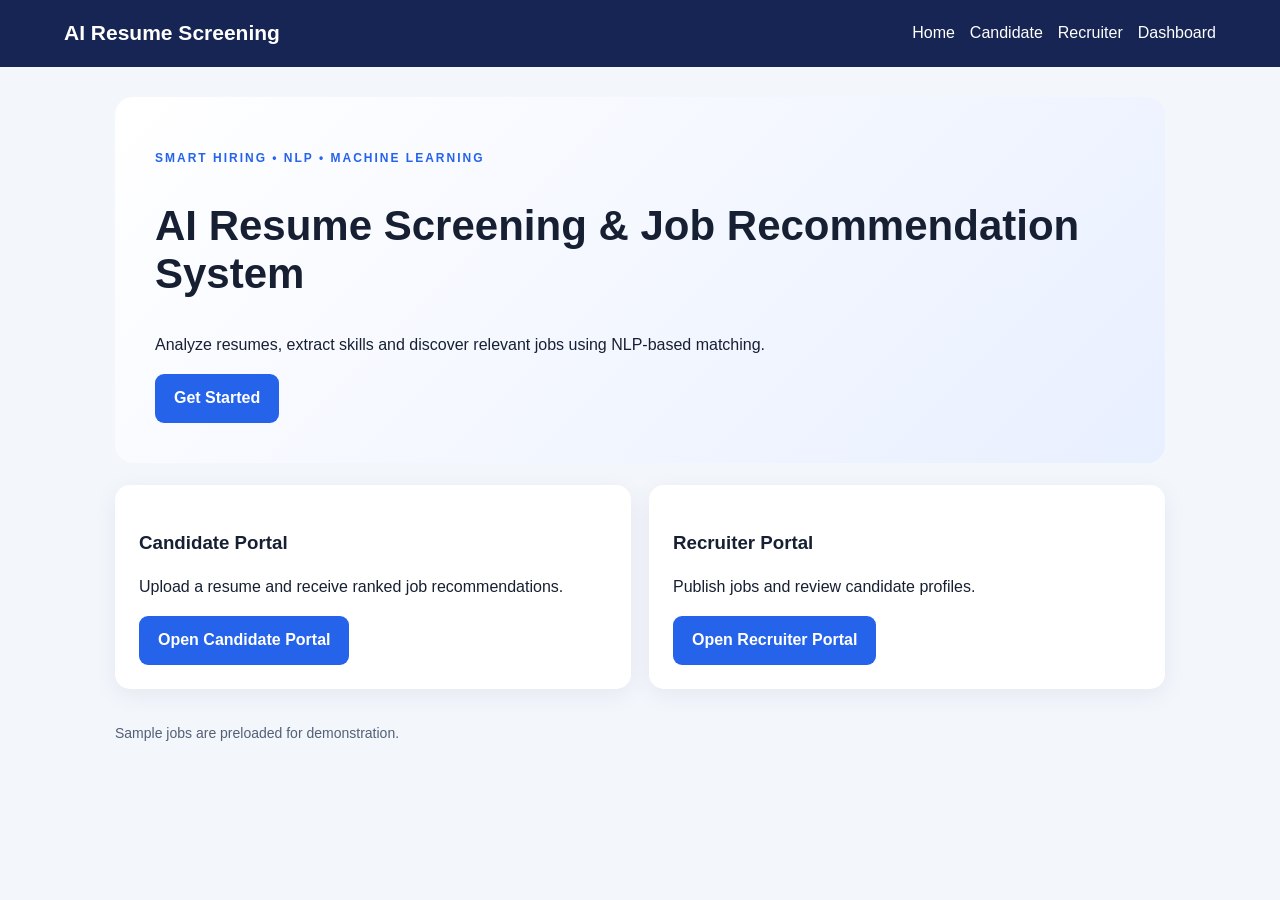
<file: frontend/index.html>
<!doctype html><html lang="en"><head><meta charset="utf-8"><meta name="viewport" content="width=device-width,initial-scale=1"><title>AI Resume Screening</title><link rel="stylesheet" href="css/style.css"></head><body><header class="navbar"><h1>AI Resume Screening</h1><nav><a href="/">Home</a><a href="candidate.html">Candidate</a><a href="recruiter.html">Recruiter</a><a href="dashboard.html">Dashboard</a></nav></header><main class="container"><section class="hero"><p class="eyebrow">SMART HIRING • NLP • MACHINE LEARNING</p><h2>AI Resume Screening &amp; Job Recommendation System</h2><p>Analyze resumes, extract skills and discover relevant jobs using NLP-based matching.</p><a class="btn" href="candidate.html">Get Started</a></section><section class="cards"><article class="card"><h3>Candidate Portal</h3><p>Upload a resume and receive ranked job recommendations.</p><a class="btn" href="candidate.html">Open Candidate Portal</a></article><article class="card"><h3>Recruiter Portal</h3><p>Publish jobs and review candidate profiles.</p><a class="btn" href="recruiter.html">Open Recruiter Portal</a></article></section><p class="note">Sample jobs are preloaded for demonstration.</p></main><script src="js/app.js"></script></body></html>
</file>
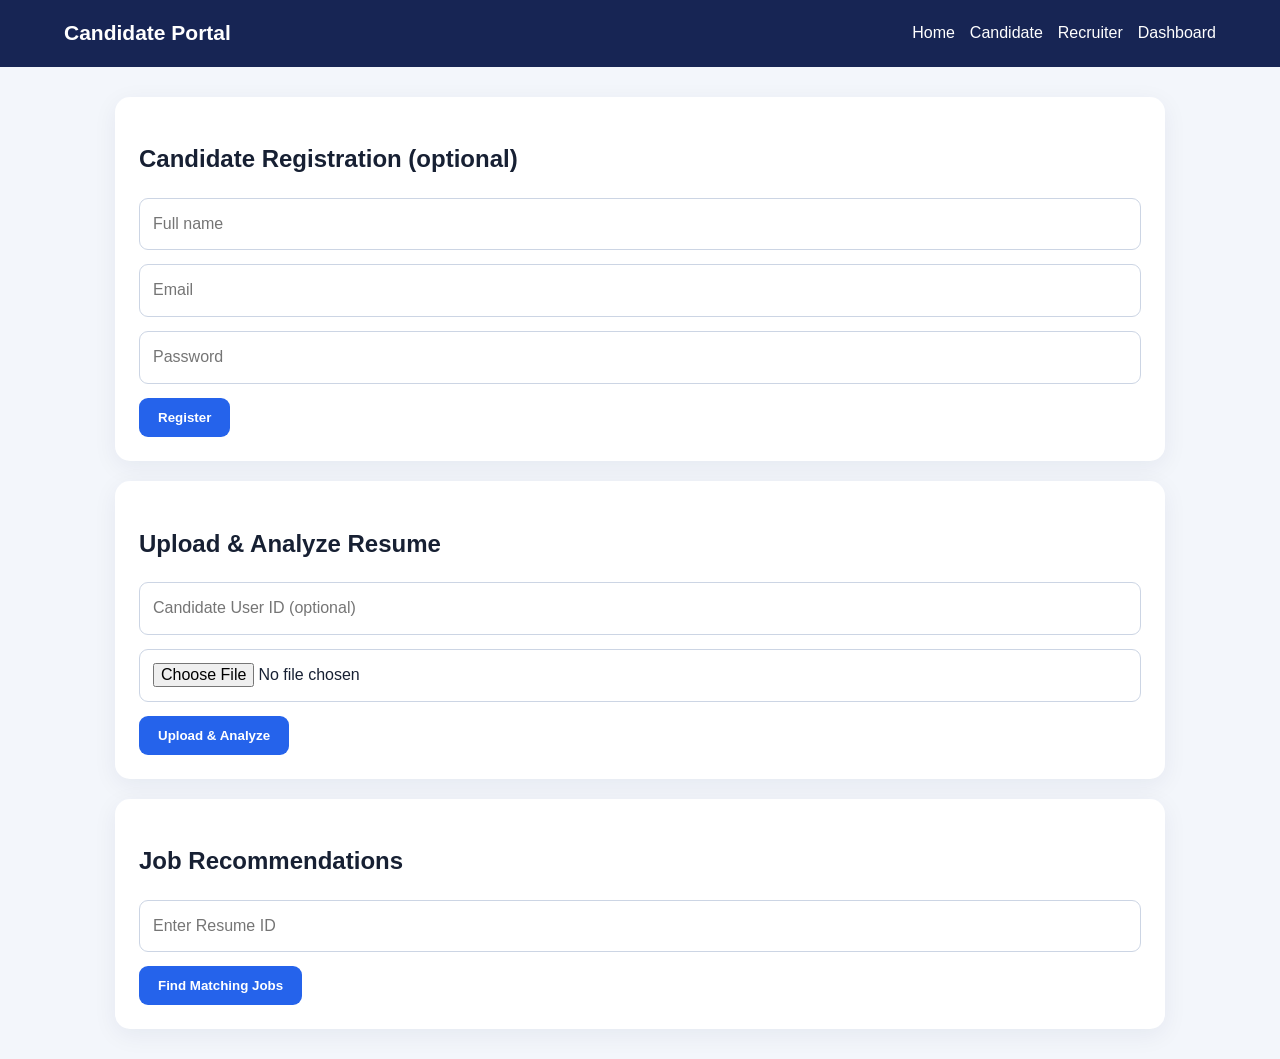
<file: frontend/candidate.html>
<!doctype html><html><head><meta charset="utf-8"><meta name="viewport" content="width=device-width,initial-scale=1"><title>Candidate Portal</title><link rel="stylesheet" href="css/style.css"></head><body><header class="navbar"><h1>Candidate Portal</h1><nav><a href="/">Home</a><a href="candidate.html">Candidate</a><a href="recruiter.html">Recruiter</a><a href="dashboard.html">Dashboard</a></nav></header><main class="container"><section class="card"><h2>Candidate Registration (optional)</h2><form id="registerCandidate"><input name="name" placeholder="Full name" required><input name="email" type="email" placeholder="Email" required><input name="password" type="password" placeholder="Password" required><button class="btn">Register</button></form><div id="registerResult"></div></section><section class="card"><h2>Upload &amp; Analyze Resume</h2><form id="resumeForm"><input id="userId" type="number" placeholder="Candidate User ID (optional)"><input id="resumeFile" type="file" accept=".pdf,.docx" required><button class="btn">Upload &amp; Analyze</button></form><div id="resumeResult"></div></section><section class="card"><h2>Job Recommendations</h2><input id="resumeId" type="number" placeholder="Enter Resume ID"><button class="btn" onclick="getRecommendations()">Find Matching Jobs</button><div id="recommendations"></div></section></main><script src="js/app.js"></script></body></html>
</file>
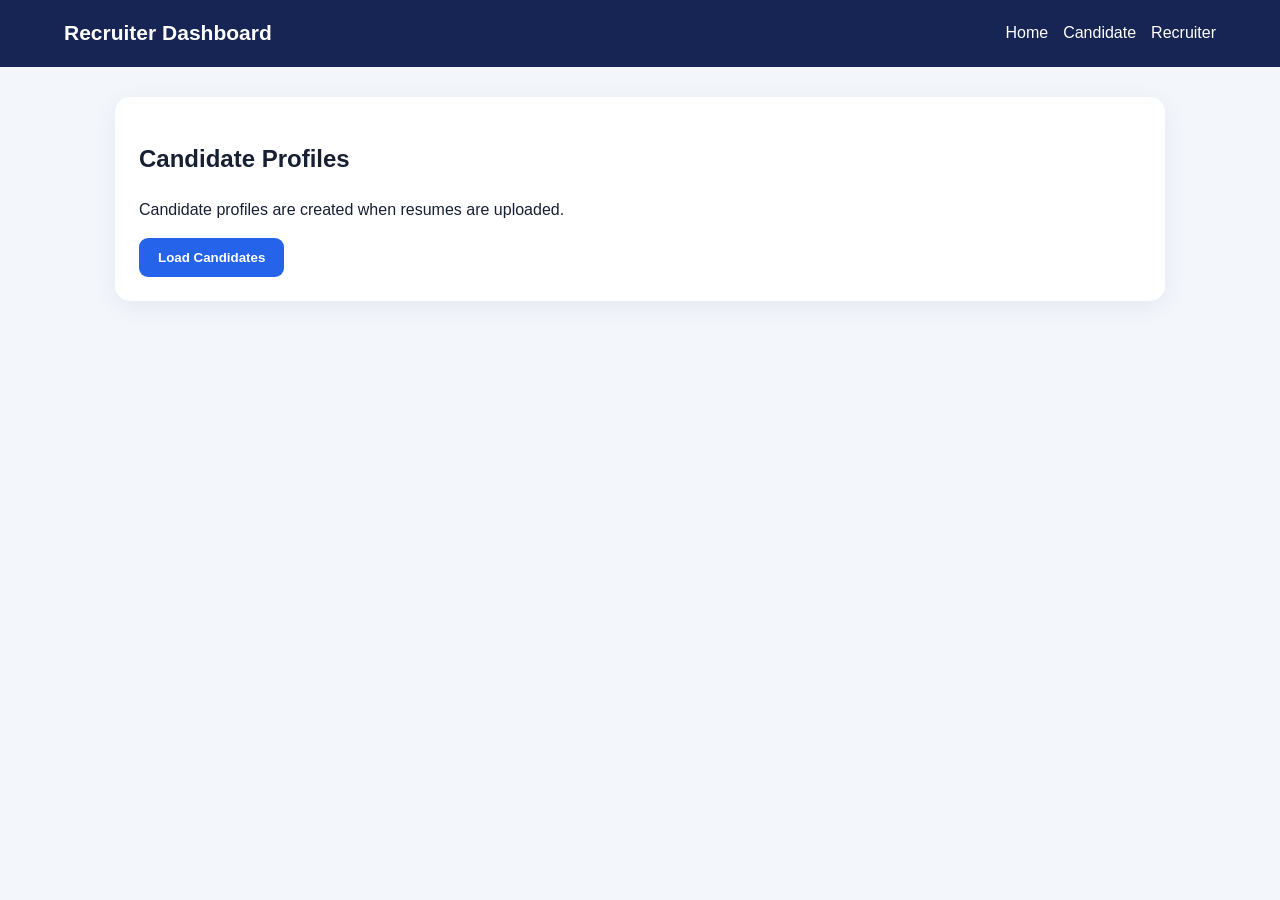
<file: frontend/dashboard.html>
<!doctype html><html><head><meta charset="utf-8"><meta name="viewport" content="width=device-width,initial-scale=1"><title>Recruiter Dashboard</title><link rel="stylesheet" href="css/style.css"></head><body><header class="navbar"><h1>Recruiter Dashboard</h1><nav><a href="/">Home</a><a href="candidate.html">Candidate</a><a href="recruiter.html">Recruiter</a></nav></header><main class="container"><section class="card"><h2>Candidate Profiles</h2><p>Candidate profiles are created when resumes are uploaded.</p><button class="btn" onclick="loadCandidates()">Load Candidates</button><div id="candidates"></div></section></main><script src="js/app.js"></script></body></html>
</file>
<file: frontend/css/style.css>
*{box-sizing:border-box}body{margin:0;font-family:Arial,sans-serif;background:#f3f6fb;color:#172033;line-height:1.55}.navbar{background:#172554;color:#fff;padding:17px 5%;display:flex;justify-content:space-between;align-items:center;gap:12px;flex-wrap:wrap}.navbar h1{font-size:21px;margin:0}.navbar a{color:#fff;text-decoration:none;margin-left:15px}.container{width:min(1050px,92%);margin:30px auto}.hero{background:linear-gradient(135deg,#fff,#e8efff);padding:40px;border-radius:18px;margin-bottom:22px}.hero h2{font-size:clamp(27px,5vw,42px);line-height:1.15}.eyebrow{font-size:12px;font-weight:bold;letter-spacing:2px;color:#2563eb}.cards{display:grid;grid-template-columns:repeat(auto-fit,minmax(240px,1fr));gap:18px}.card{background:#fff;padding:24px;border-radius:15px;margin-bottom:20px;box-shadow:0 6px 24px #17255410}input,textarea{display:block;width:100%;padding:13px;margin:9px 0 14px;border:1px solid #ccd5e4;border-radius:9px;font:inherit}.btn{display:inline-block;background:#2563eb;color:#fff;border:0;border-radius:9px;padding:12px 19px;cursor:pointer;text-decoration:none;font-weight:600}.result{border-left:4px solid #2563eb;padding:14px;background:#f7f9ff;margin-top:13px;border-radius:8px;overflow-wrap:anywhere}.score{font-size:25px;font-weight:bold;color:#1d4ed8}.tag{display:inline-block;padding:5px 9px;margin:3px;background:#e0eaff;border-radius:15px;font-size:12px}.note{color:#536078;font-size:14px}.error{color:#b91c1c}.success{color:#166534}@media(max-width:600px){.navbar{align-items:flex-start}.navbar nav{display:flex;flex-wrap:wrap;gap:10px}.navbar a{margin:0}.hero{padding:24px}}
</file>
